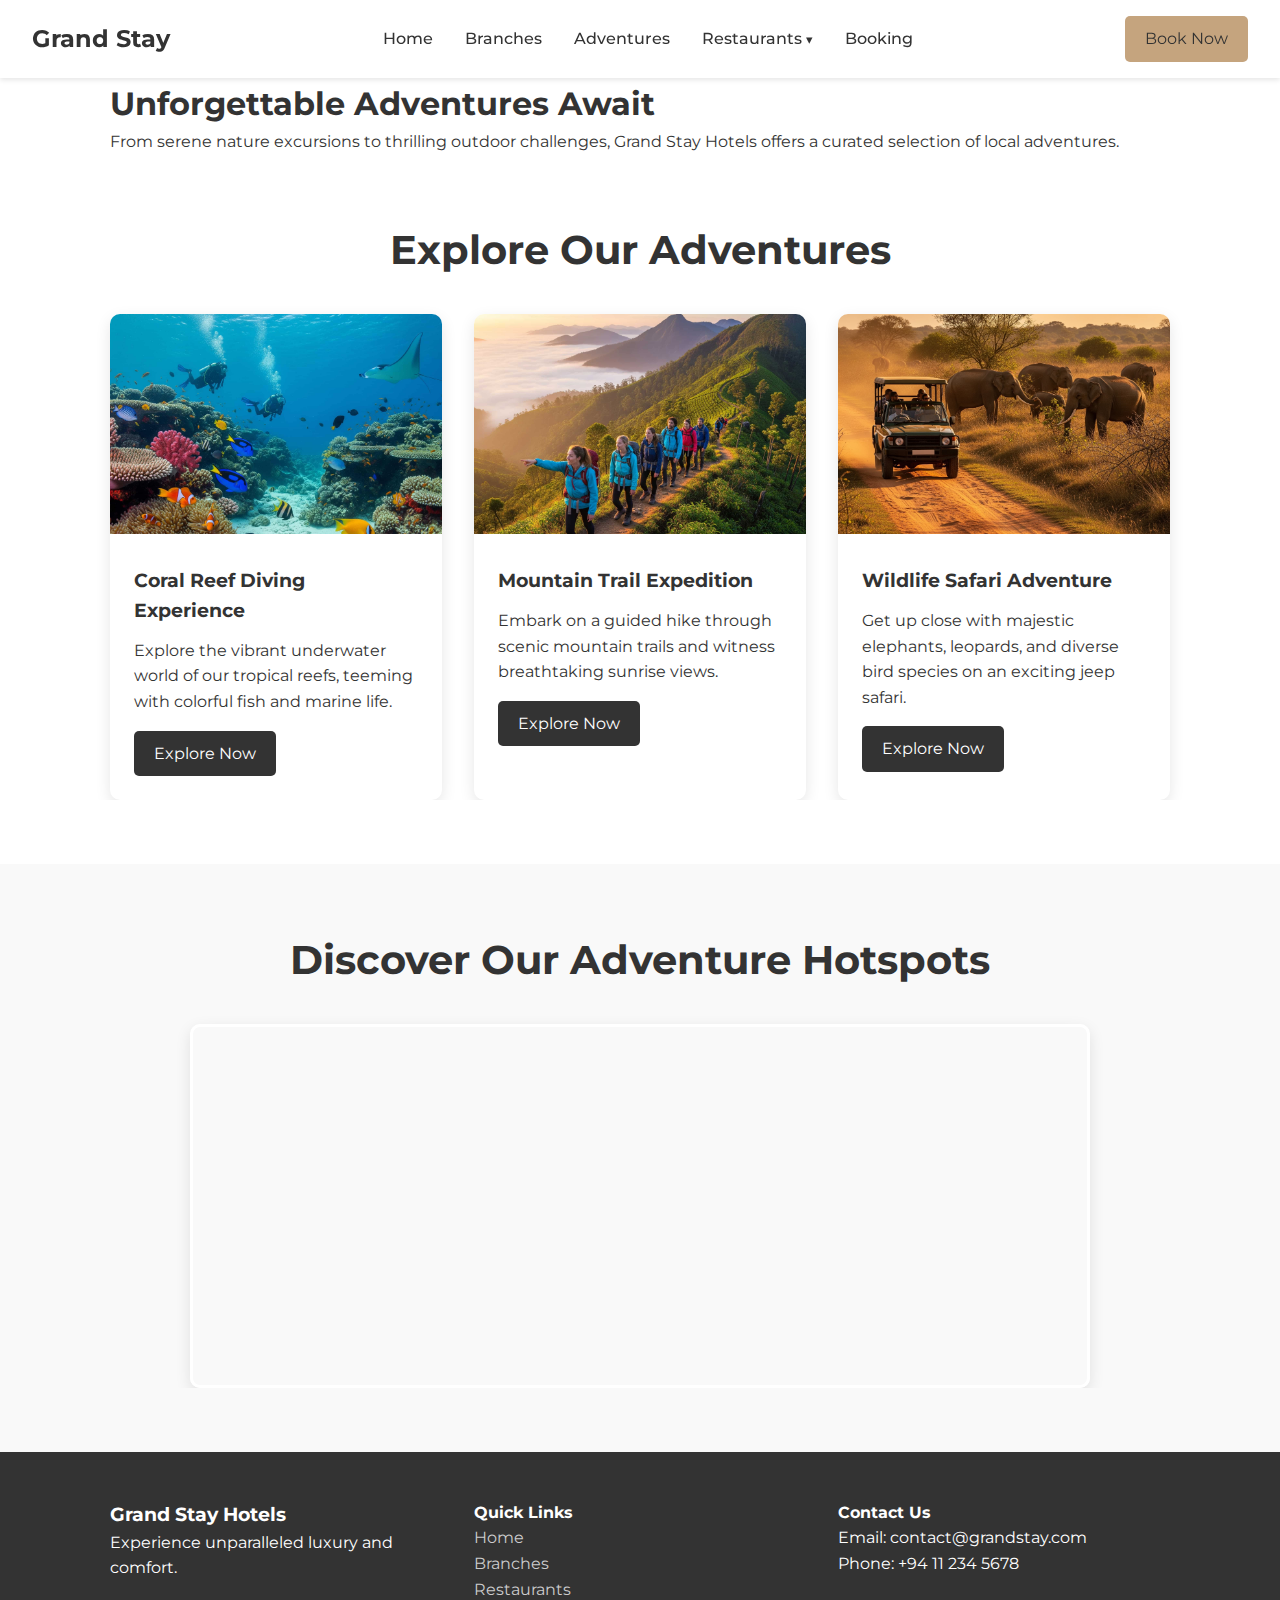
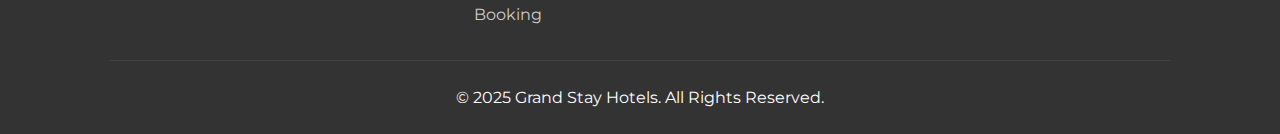
<file: adventures.html>
<!DOCTYPE html>
<html lang="en">
<head>
    <meta charset="UTF-8">
    <meta name="viewport" content="width=device-width, initial-scale=1.0">
    <title>Adventures - Grand Stay Hotels</title>
    <link rel="stylesheet" href="css/style.css">
    <link rel="stylesheet" href="css/Adventures.css">
</head>
<body>

    <header class="header">
        <nav class="navbar">
            <a href="index.html" class="logo">Grand Stay</a>
            
            <ul class="nav-links">
                <li><a href="index.html">Home</a></li>
                <li><a href="branches.html">Branches</a></li>
                <li><a href="adventures.html">Adventures</a></li>
                <li class="dropdown">
                    <a href="restaurants.html" class="dropbtn">Restaurants</a>
                    <div class="dropdown-content">
                        <a href="event1.html">Annual Gala</a>
                        <a href="event2.html">Summer Festival</a>
                    </div>
                </li>
                <li><a href="booking.html">Booking</a></li>
            </ul>

            <div class="hamburger-menu">
                <div class="bar"></div>
                <div class="bar"></div>
                <div class="bar"></div>
            </div>

            <div class="mobile-nav">
                <a href="index.html">Home</a>
                <a href="branches.html">Branches</a>
                <a href="adventures.html">Adventures</a>
                <a href="restaurants.html">Restaurants</a>
                <a href="event1.html" style="padding-left: 40px;">- Annual Gala</a>
                <a href="event2.html" style="padding-left: 40px;">- Summer Festival</a>
                <a href="booking.html">Booking</a>
            </div>

            <a href="booking.html" class="btn btn-primary nav-btn">Book Now</a>
        </nav>
    </header>

    <main>
        <section class="page-header">
            <div class="container">
                <h1>Unforgettable Adventures Await</h1>
                <p>From serene nature excursions to thrilling outdoor challenges, Grand Stay Hotels offers a curated selection of local adventures.</p>
            </div>
        </section>

        <section class="adventures section-padding">
            <div class="container">
                <h2 class="section-title">Explore Our Adventures</h2>
                <div class="adventures-grid">
                    <article class="adventure-card">
                        <img src="images/adventures/adventure-1-diving.jpg" alt="Scuba divers exploring a coral reef">
                        <div class="adventure-content">
                            <h3>Coral Reef Diving Experience</h3>
                            <p>Explore the vibrant underwater world of our tropical reefs, teeming with colorful fish and marine life.</p>
                           <a href="#" class="btn btn-secondary adventure-btn" data-adventure="diving">Explore Now</a>
                        </div>
                    </article>

                    <article class="adventure-card">
                        <img src="images/adventures/adventure-2-hiking.jpg" alt="Hikers on a mountain trail at sunrise">
                        <div class="adventure-content">
                            <h3>Mountain Trail Expedition</h3>
                            <p>Embark on a guided hike through scenic mountain trails and witness breathtaking sunrise views.</p>
                            <a href="#" class="btn btn-secondary adventure-btn" data-adventure="hiking">Explore Now</a>
                        </div>
                    </article>

                    <article class="adventure-card">
                        <img src="images/adventures/Adventure-3-Safari.jpg" alt="A safari jeep observing elephants in a national park">
                        <div class="adventure-content">
                            <h3>Wildlife Safari Adventure</h3>
                            <p>Get up close with majestic elephants, leopards, and diverse bird species on an exciting jeep safari.</p>
                            <a href="#" class="btn btn-secondary adventure-btn" data-adventure="safari">Explore Now</a>
                        </div>
                    </article>
                </div>
            </div>
        </section>

        <section class="adventure-map section-padding bg-light">
            <div class="container">
                <h2 class="section-title">Discover Our Adventure Hotspots</h2>
                <div class="map-container">
                    <iframe src="https://www.google.com/maps/embed?pb=!1m18!1m12!1m3!1d31736.176594976318!2d80.09843194048536!3d6.127731627824027!2m3!1f0!2f0!3f0!3m2!1i1024!2i768!4f13.1!3m3!1m2!1s0x3ae177fbcae7226d%3A0x373eeb50aad15308!2sHikkaduwa!5e0!3m2!1sen!2slk!4v1755836660672!5m2!1sen!2slk" width="900" height="350" style="border:0;" allowfullscreen="" loading="lazy" referrerpolicy="no-referrer-when-downgrade"></iframe>
                </div>
            </div>
        </section>
    </main>

    <div id="menu-menu-modal" class="modal-overlay">
        <div class="modal-content">
            <span class="close-btn">×</span>
            <h2 id="modal-title">Adventure Details</h2>
            <div id="modal-body">
                </div>
        </div>
    </div>

    <footer class="footer">
        <div class="container">
            <div class="footer-grid">
                <div class="footer-about">
                    <h3>Grand Stay Hotels</h3>
                    <p>Experience unparalleled luxury and comfort.</p>
                </div>
                <div class="footer-links">
                    <h4>Quick Links</h4>
                    <ul>
                        <li><a href="index.html">Home</a></li>
                        <li><a href="branches.html">Branches</a></li>
                        <li><a href="restaurants.html">Restaurants</a></li>
                        <li><a href="booking.html">Booking</a></li>
                    </ul>
                </div>
                <div class="footer-contact">
                    <h4>Contact Us</h4>
                    <p>Email: contact@grandstay.com</p>
                    <p>Phone: +94 11 234 5678</p>
                </div>
            </div>
            <div class="footer-bottom">
                <p>© 2025 Grand Stay Hotels. All Rights Reserved.</p>
            </div>
        </div>
    </footer>

    <script src="src/main.js"></script>

</body>
</html>
</file>
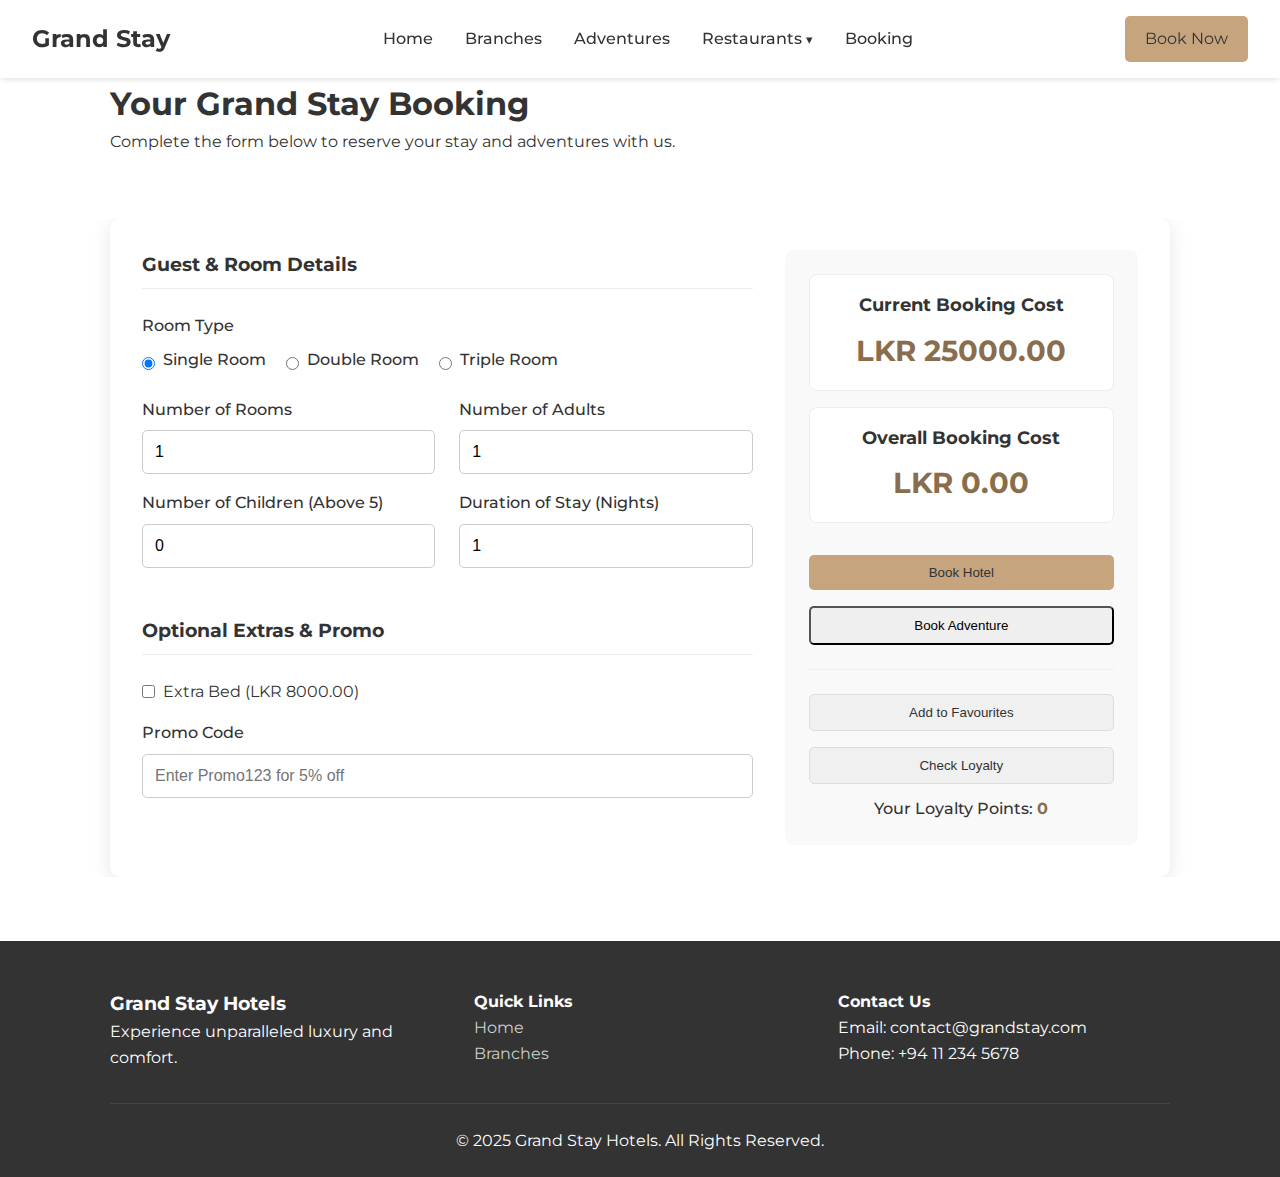
<file: booking.html>
<!DOCTYPE html>
<html lang="en">
<head>
    <meta charset="UTF-8">
    <meta name="viewport" content="width=device-width, initial-scale=1.0">
    <title>Booking - Grand Stay Hotels</title>
    <link rel="stylesheet" href="css/style.css">
    <link rel="stylesheet" href="css/Booking.css">
</head>
<body>

    <header class="header">
     <nav class="navbar">
    <a href="index.html" class="logo">Grand Stay</a>
    
    <ul class="nav-links">
        <li><a href="index.html">Home</a></li>
        <li><a href="branches.html">Branches</a></li>
        <li><a href="adventures.html">Adventures</a></li>
        <li class="dropdown">
            <a href="restaurants.html" class="dropbtn">Restaurants</a>
            <div class="dropdown-content">
                <a href="event1.html">Annual Gala</a>
                <a href="event2.html">Summer Festival</a>
            </div>
        </li>
        <li><a href="booking.html">Booking</a></li>
    </ul>

    <div class="hamburger-menu">
        <div class="bar"></div>
        <div class="bar"></div>
        <div class="bar"></div>
    </div>

    <div class="mobile-nav">
        <a href="index.html">Home</a>
        <a href="branches.html">Branches</a>
        <a href="adventures.html">Adventures</a>
        <a href="restaurants.html">Restaurants</a>
        <a href="event1.html" style="padding-left: 40px;">- Annual Gala</a>
        <a href="event2.html" style="padding-left: 40px;">- Summer Festival</a>
        <a href="booking.html">Booking</a>
    </div>

    <a href="booking.html" class="btn btn-primary nav-btn">Book Now</a>
</nav>
    </header>

    <main>
        <section class="page-header">
            <div class="container">
                <h1>Your Grand Stay Booking</h1>
                <p>Complete the form below to reserve your stay and adventures with us.</p>
            </div>
        </section>

        <section class="booking-section section-padding">
            <div class="container">
                <div class="booking-wrapper">
                    <div class="booking-form-container">
                        <form id="booking-form">
                            <div class="form-section">
                                <h3>Guest & Room Details</h3>
                                <div class="form-group">
                                    <label>Room Type</label>
                                    <div class="radio-group">
                                        <input type="radio" id="single-room" name="room-type" value="single" checked>
                                        <label for="single-room">Single Room</label>
                                        <input type="radio" id="double-room" name="room-type" value="double">
                                        <label for="double-room">Double Room</label>
                                        <input type="radio" id="triple-room" name="room-type" value="triple">
                                        <label for="triple-room">Triple Room</label>
                                    </div>
                                </div>
                                <div class="form-row">
                                    <div class="form-group">
                                        <label for="num-rooms">Number of Rooms</label>
                                        <input type="number" id="num-rooms" min="1" value="1">
                                    </div>
                                    <div class="form-group">
                                        <label for="num-adults">Number of Adults</label>
                                        <input type="number" id="num-adults" min="1" value="1">
                                    </div>
                                </div>
                                <div class="form-row">
                                     <div class="form-group">
                                        <label for="num-children">Number of Children (Above 5)</label>
                                        <input type="number" id="num-children" min="0" value="0">
                                    </div>
                                    <div class="form-group">
                                        <label for="duration">Duration of Stay (Nights)</label>
                                        <input type="number" id="duration" min="1" value="1">
                                    </div>
                                </div>
                            </div>

                            <div class="form-section">
                                <h3>Optional Extras & Promo</h3>
                                <div class="checkbox-group">
                                    <input type="checkbox" id="extra-bed" name="extra-bed">
                                    <label for="extra-bed">Extra Bed (LKR 8000.00)</label>
                                </div>
                                <div class="form-group">
                                    <label for="promo-code">Promo Code</label>
                                    <input type="text" id="promo-code" placeholder="Enter Promo123 for 5% off">
                                </div>
                            </div>
                        </form>
                    </div>

                    <div class="booking-summary-container">
                        <div class="cost-card">
                            <h3>Current Booking Cost</h3>
                            <p id="current-cost">LKR 0.00</p>
                        </div>
                        <div class="cost-card">
                            <h3>Overall Booking Cost</h3>
                            <p id="overall-cost">LKR 0.00</p>
                        </div>
                        <div class="action-buttons">
                           <button type="button" id="book-now-btn" class="btn btn-primary full-width">Book Hotel</button>
                           <button type="button" id="book-adventure-btn" class="btn btn-secondary full-width">Book Adventure</button>
                        </div>
                        <div class="advanced-features">
                            <button type="button" id="add-to-fav-btn" class="btn btn-tertiary full-width">Add to Favourites</button>
                            <div class="loyalty-section">
                                <button type="button" id="check-loyalty-btn" class="btn btn-tertiary full-width">Check Loyalty</button>
                                <p>Your Loyalty Points: <span id="loyalty-points-display">0</span></p>
                            </div>
                        </div>
                    </div>
                </div>
            </div>
        </section>
    </main>

    <footer class="footer">
        <div class="container">
            <div class="footer-grid">
                <div class="footer-about">
                    <h3>Grand Stay Hotels</h3>
                    <p>Experience unparalleled luxury and comfort.</p>
                </div>
                <div class="footer-links">
                    <h4>Quick Links</h4>
                    <ul>
                        <li><a href="index.html">Home</a></li>
                        <li><a href="branches.html">Branches</a></li>
                    </ul>
                </div>
                <div class="footer-contact">
                    <h4>Contact Us</h4>
                    <p>Email: contact@grandstay.com</p>
                    <p>Phone: +94 11 234 5678</p>
                </div>
            </div>
            <div class="footer-bottom">
                <p>&copy; 2025 Grand Stay Hotels. All Rights Reserved.</p>
            </div>
        </div>
    </footer>

    <script src="src/booking.js"></script>
    <script src="src/main.js"></script>
</body>
</html>
</file>
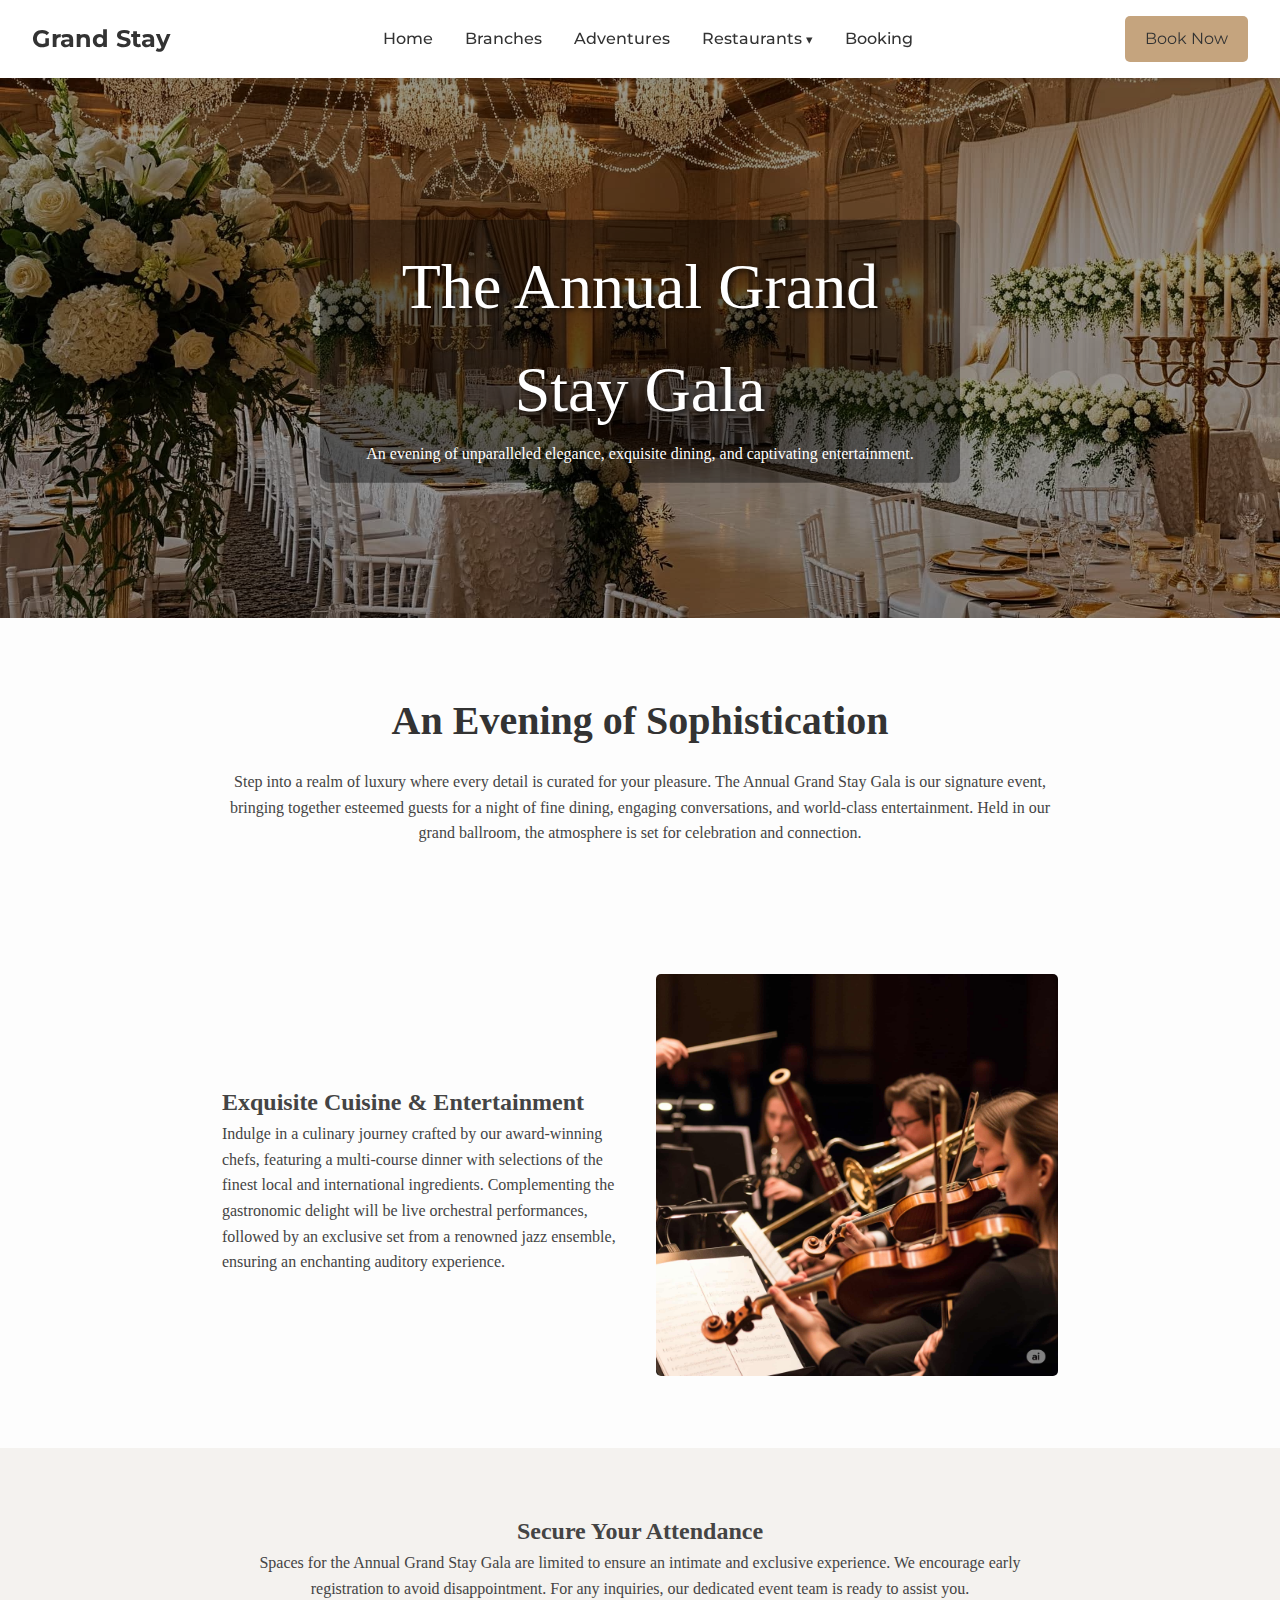
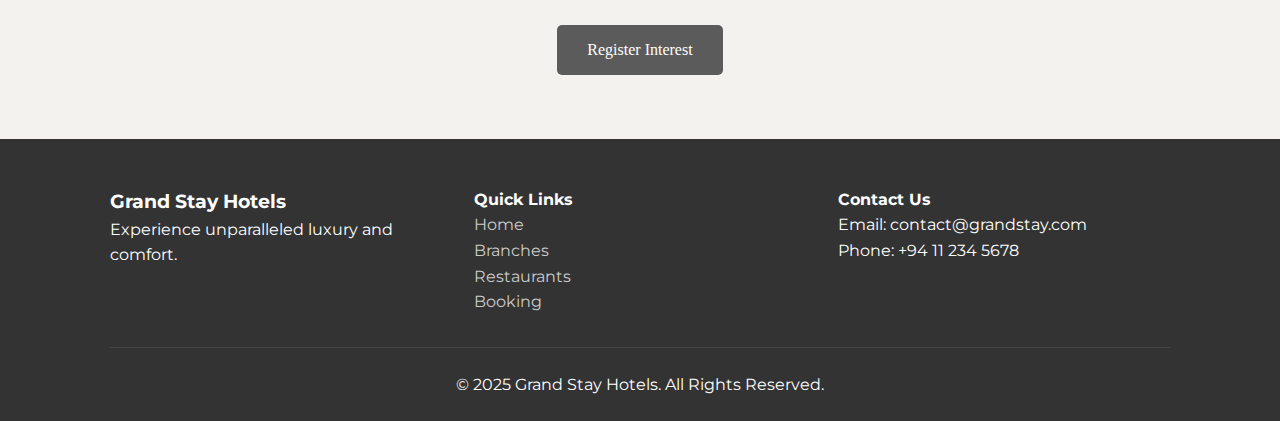
<file: event1.html>
<!DOCTYPE html>
<html lang="en">
<head>
    <meta charset="UTF-8">
    <meta name="viewport" content="width=device-width, initial-scale=1.0">
    <title>The Annual Grand Stay Gala</title>
    <link rel="stylesheet" href="css/style.css"> 
    <link rel="stylesheet" href="css/event1.css"> 
    
    </head>
<body>
    <header class="header">
       <nav class="navbar">
    <a href="index.html" class="logo">Grand Stay</a>
    
    <ul class="nav-links">
        <li><a href="index.html">Home</a></li>
        <li><a href="branches.html">Branches</a></li>
        <li><a href="adventures.html">Adventures</a></li>
        <li class="dropdown">
            <a href="restaurants.html" class="dropbtn">Restaurants</a>
            <div class="dropdown-content">
                <a href="event1.html">Annual Gala</a>
                <a href="event2.html">Summer Festival</a>
            </div>
        </li>
        <li><a href="booking.html">Booking</a></li>
    </ul>

    <div class="hamburger-menu">
        <div class="bar"></div>
        <div class="bar"></div>
        <div class="bar"></div>
    </div>

    <div class="mobile-nav">
        <a href="index.html">Home</a>
        <a href="branches.html">Branches</a>
        <a href="adventures.html">Adventures</a>
        <a href="restaurants.html">Restaurants</a>
        <a href="event1.html" style="padding-left: 40px;">- Annual Gala</a>
        <a href="event2.html" style="padding-left: 40px;">- Summer Festival</a>
        <a href="booking.html">Booking</a>
    </div>

    <a href="booking.html" class="btn btn-primary nav-btn">Book Now</a>
</nav>
    </header>
    <main id="event-page-content">
        <section class="event-banner">
            <img src="images/events/event-main-banner.jpg" alt="Luxury wedding setup in hotel ballroom" class="main-image">
            <div class="banner-text">
                <h1>The Annual Grand Stay Gala</h1>
                <p>An evening of unparalleled elegance, exquisite dining, and captivating entertainment.</p>
            </div>
        </section>

        <section class="event-details">
            <div class="event-container">
                <h2>An Evening of Sophistication</h2>
                <p>Step into a realm of luxury where every detail is curated for your pleasure. The Annual Grand Stay Gala is our signature event, bringing together esteemed guests for a night of fine dining, engaging conversations, and world-class entertainment. Held in our grand ballroom, the atmosphere is set for celebration and connection.</p>
            </div>
        </section>
        
        <section class="event-feature">
             <div class="event-container feature-grid">
                <div class="feature-text">
                    <h2>Exquisite Cuisine & Entertainment</h2>
                    <p>Indulge in a culinary journey crafted by our award-winning chefs, featuring a multi-course dinner with selections of the finest local and international ingredients. Complementing the gastronomic delight will be live orchestral performances, followed by an exclusive set from a renowned jazz ensemble, ensuring an enchanting auditory experience.</p>
                </div>
                <div class="feature-image">
                    <img src="images/events/event-secondary-image.jpg" alt="live orchestra playing at the event">
                </div>
            </div>
        </section>

        <section class="event-booking-info">
            <div class="event-container">
                <h2>Secure Your Attendance</h2>
                <p>Spaces for the Annual Grand Stay Gala are limited to ensure an intimate and exclusive experience. We encourage early registration to avoid disappointment. For any inquiries, our dedicated event team is ready to assist you.</p>
                 <a href="booking.html" class="event-btn">Register Interest</a>
            </div>
        </section>
    </main>
    <footer class="footer">
        <div class="container">
            <div class="footer-grid">
                <div class="footer-about">
                    <h3>Grand Stay Hotels</h3>
                    <p>Experience unparalleled luxury and comfort.</p>
                </div>
                <div class="footer-links">
                    <h4>Quick Links</h4>
                    <ul>
                        <li><a href="index.html">Home</a></li>
                        <li><a href="branches.html">Branches</a></li>
                        <li><a href="restaurants.html">Restaurants</a></li>
                        <li><a href="booking.html">Booking</a></li>
                    </ul>
                </div>
                <div class="footer-contact">
                    <h4>Contact Us</h4>
                    <p>Email: contact@grandstay.com</p>
                    <p>Phone: +94 11 234 5678</p>
                </div>
            </div>
            <div class="footer-bottom">
                <p>&copy; 2025 Grand Stay Hotels. All Rights Reserved.</p>
            </div>
        </div>
    </footer>

    <script src="src/main.js"></script>
</body>
</html>
</file>
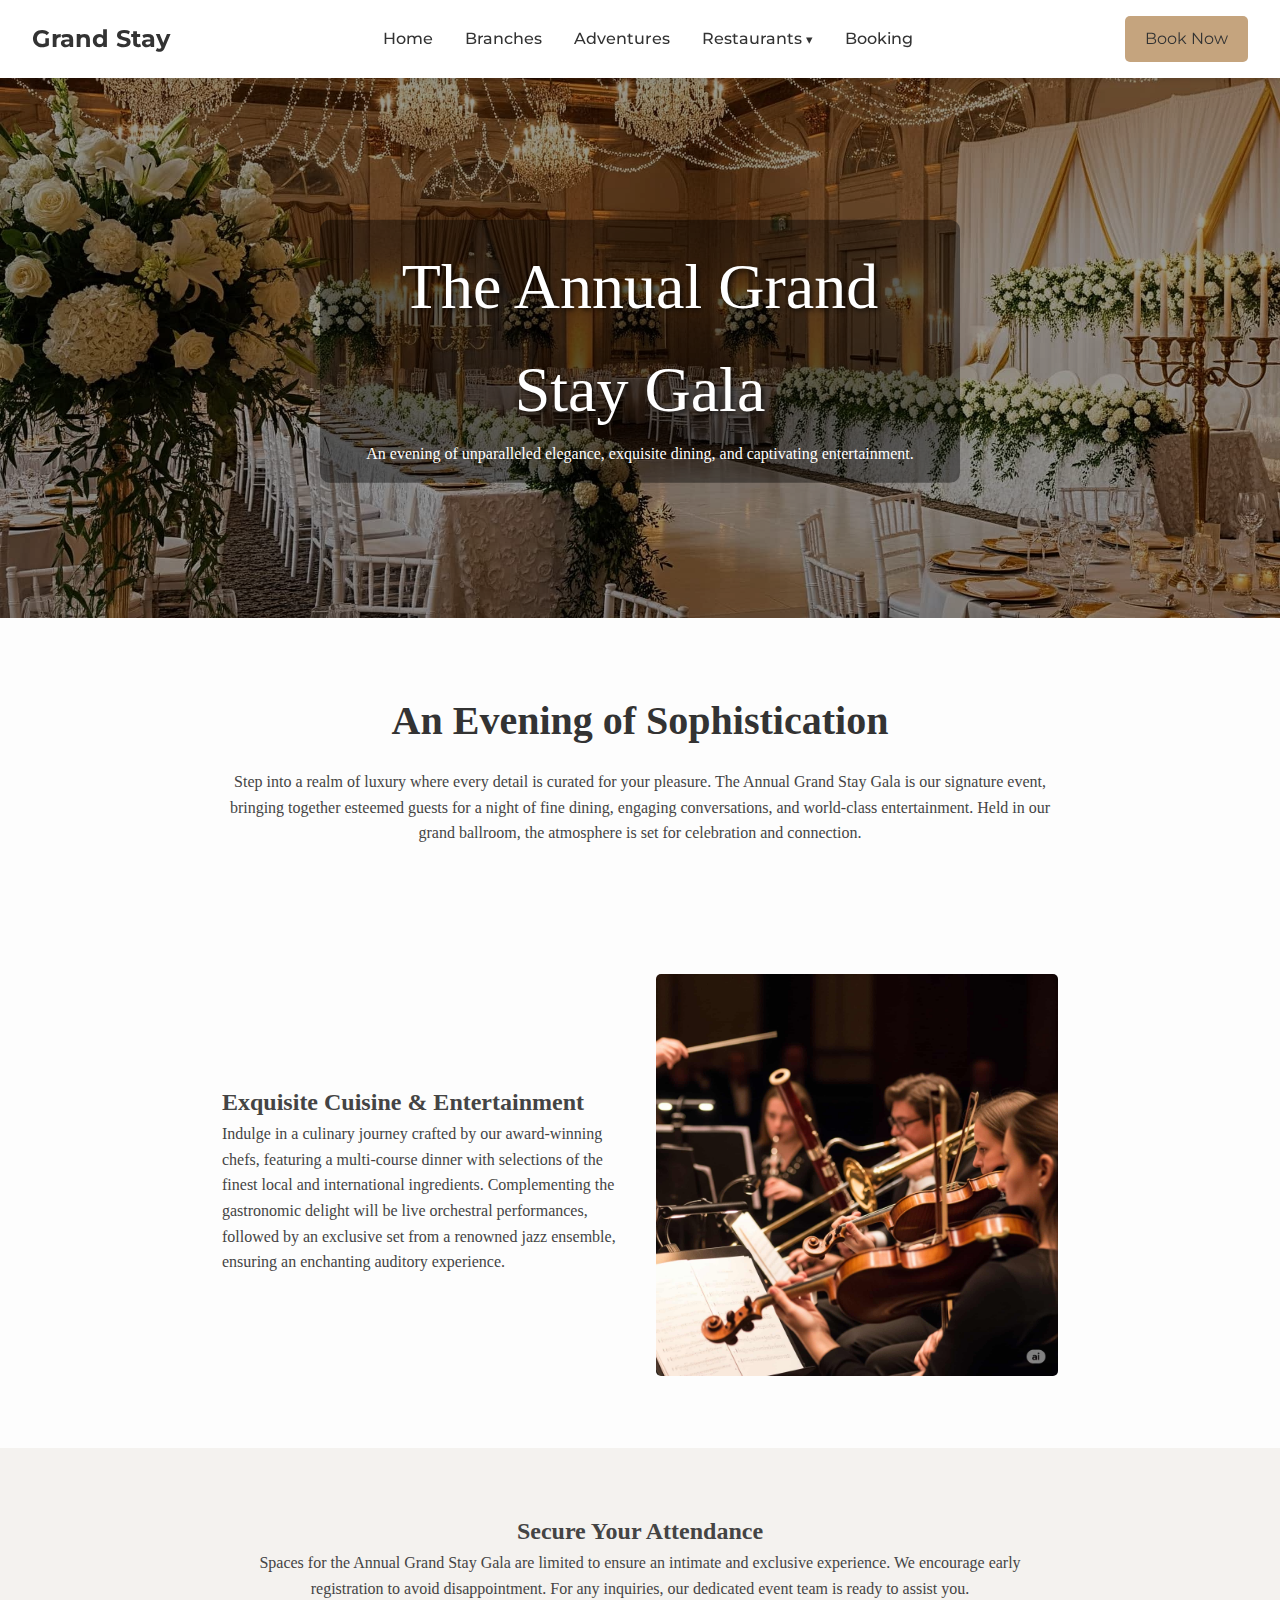
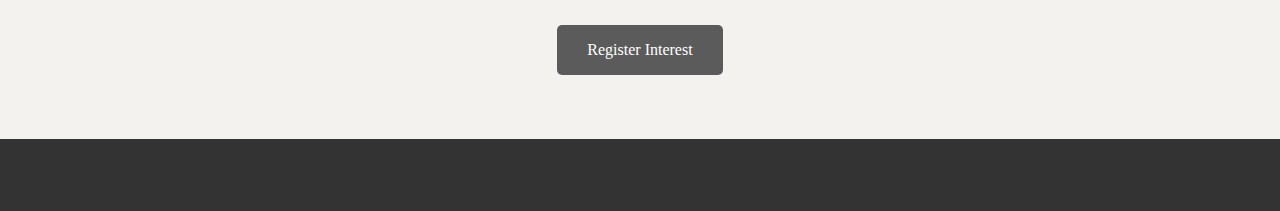
<file: event2.html>
<!DOCTYPE html>
<html lang="en">
<head>
    <meta charset="UTF-8">
    <meta name="viewport" content="width=device-width, initial-scale=1.0">
    <title>The Annual Grand Stay Gala</title>
    
    <link rel="stylesheet" href="css/style.css"> 
    <link rel="stylesheet" href="css/event1.css"> 
    
    </head>
<body>

    <header class="header">
       <nav class="navbar">
    <a href="index.html" class="logo">Grand Stay</a>
    
    <ul class="nav-links">
        <li><a href="index.html">Home</a></li>
        <li><a href="branches.html">Branches</a></li>
        <li><a href="adventures.html">Adventures</a></li>
        <li class="dropdown">
            <a href="restaurants.html" class="dropbtn">Restaurants</a>
            <div class="dropdown-content">
                <a href="event1.html">Annual Gala</a>
                <a href="event2.html">Summer Festival</a>
            </div>
        </li>
        <li><a href="booking.html">Booking</a></li>
    </ul>

    <div class="hamburger-menu">
        <div class="bar"></div>
        <div class="bar"></div>
        <div class="bar"></div>
    </div>

    <div class="mobile-nav">
        <a href="index.html">Home</a>
        <a href="branches.html">Branches</a>
        <a href="adventures.html">Adventures</a>
        <a href="restaurants.html">Restaurants</a>
        <a href="event1.html" style="padding-left: 40px;">- Annual Gala</a>
        <a href="event2.html" style="padding-left: 40px;">- Summer Festival</a>
        <a href="booking.html">Booking</a>
    </div>

    <a href="booking.html" class="btn btn-primary nav-btn">Book Now</a>
</nav>
    </header>

    <main id="event-page-content">
        <section class="event-banner">
            <img src="images/events/event-main-banner.jpg" alt="Luxury wedding setup in hotel ballroom" class="main-image">
            <div class="banner-text">
                <h1>The Annual Grand Stay Gala</h1>
                <p>An evening of unparalleled elegance, exquisite dining, and captivating entertainment.</p>
            </div>
        </section>

        <section class="event-details">
            <div class="event-container">
                <h2>An Evening of Sophistication</h2>
                <p>Step into a realm of luxury where every detail is curated for your pleasure. The Annual Grand Stay Gala is our signature event, bringing together esteemed guests for a night of fine dining, engaging conversations, and world-class entertainment. Held in our grand ballroom, the atmosphere is set for celebration and connection.</p>
            </div>
        </section>
        
        <section class="event-feature">
             <div class="event-container feature-grid">
                <div class="feature-text">
                    <h2>Exquisite Cuisine & Entertainment</h2>
                    <p>Indulge in a culinary journey crafted by our award-winning chefs, featuring a multi-course dinner with selections of the finest local and international ingredients. Complementing the gastronomic delight will be live orchestral performances, followed by an exclusive set from a renowned jazz ensemble, ensuring an enchanting auditory experience.</p>
                </div>
                <div class="feature-image">
                     <img src="images/events/event-secondary-image.jpg" alt="live orchestra playing at the event">
                </div>
            </div>
        </section>

        <section class="event-booking-info">
            <div class="event-container">
                <h2>Secure Your Attendance</h2>
                <p>Spaces for the Annual Grand Stay Gala are limited to ensure an intimate and exclusive experience. We encourage early registration to avoid disappointment. For any inquiries, our dedicated event team is ready to assist you.</p>
                 <a href="booking.html" class="event-btn">Register Interest</a>
            </div>
        </section>
    </main>

    <footer class="footer">
        </footer>
     <script src="src/main.js"></script>
</body>
</html>
</file>
<file: css/style.css>
@import url('https://fonts.googleapis.com/css2?family=Montserrat:wght@400;500;700&display=swap');
:root {
    --primary-color: #333;
    --secondary-color: #f4f4f4;
    --accent-color: #c5a47e;
    --text-color:  #333;
    --bg-light: #f9f9f9;
    --font-family: 'Montserrat', sans-serif;
}
*{
    margin: 0;
    padding: 0;
    box-sizing: border-box;
}

body {
    font-family: var(--font-family);
    line-height: 1.6;
    color: var(--text-color);
}

.container {
    max-width: 1100px;
    margin: auto;
    overflow: hidden;
    padding: 0 20px;
}

.header {
    background: #fff;
    box-shadow: 0 2px 5px rgba(0,0,0,0.1);
    position: sticky;
    top: 0;
    width: 100%;
    z-index: 1000;
}

.navbar {
    display: flex;
    justify-content: space-between;
    align-items: center;
    padding: 1rem 2rem;
}

.logo {
    font-size: 1.5rem;
    font-weight: 700;
    color: var(--primary-color);
    text-decoration: none;
}

.nav-links {
    list-style: none;
    display: flex;
}

.nav-links li {
    padding: 0 1rem;
}

.nav-links a {
    text-decoration: none;
    color: var(--text-color);
    font-weight: 500;
    transition: color 0.3s ease;
}

.nav-links a:hover, .nav-links a.active {
    color: #8a6d4d;
}
.btn {
    display: inline-block;
    padding: 10px 20px;
    border-radius: 5px;
    text-decoration: none;
    text-align: center;
    transition: background-color 0.3s ease;
}

.btn-primary {
    background: var(--accent-color);
    color: #333;
    border: none;
}

.btn-primary:hover {
    background: #b38f69;
}

.hero {
    height: 60vh;
    background: linear-gradient(rgba(0, 0, 0, 0.5), rgba(0, 0, 0, 0.5)), url('../images/general/hero-banner.jpg') no-repeat center center/cover;
    color: #fff;
    display: flex;
    justify-content: center;
    align-items: center;
    text-align: center;
}

.hero-content h1 {
    font-size: 3rem;
    margin-bottom: 1rem;
}
.section-padding {
    padding: 4rem 0;
}

.bg-light {
    background: var(--bg-light);
}

.section-title {
    text-align: center;
    font-size: 2.5rem;
    margin-bottom: 2rem;
}
.about-content {
    display: flex;
    align-items: center;
    gap: 2rem;
}

.about-image, .about-text {
    flex: 1;
}

.about-image img {
    width: 100%;
    border-radius: 10px;
}

.services-grid {
    display: grid;
    grid-template-columns: repeat(3, 1fr);
    gap: 1.5rem;
    text-align: center;
}

.service-item {
    background: #fff;
    padding: 2rem;
    border-radius: 10px;
    box-shadow: 0 2px 10px rgba(0,0,0,0.08);
}

.offer-content {
    display: flex;
    align-items: center;
    gap: 2rem;
}

.offer-text, .offer-image {
    flex: 1;
}

.offer-image img {
    width: 100%;
    border-radius: 10px;
}
@media (min-width: 769px) {

    .nav-links .dropdown {
        position: relative;
        display: inline-block;
    }
    .dropdown-content {
        display: none; 
        position: absolute;
        background-color: #f9f9f9;
        min-width: 160px;
        box-shadow: 0px 8px 16px 0px rgba(0,0,0,0.2);
        z-index: 1001; 
        border-radius: 5px;
    }

    .dropdown-content a {
        color: var(--text-color);
        padding: 12px 16px;
        text-decoration: none;
        display: block; 
        text-align: left;
    }
    .dropdown-content a:hover {
        background-color: #f1f1f1;
        color: var(--accent-color);
    }
    .dropdown:hover .dropdown-content {
        display: block;
    }
    .dropdown > a::after {
        content: ' ▾';
        font-size: 0.8em;
    }
}

/* Footer */
.footer {
    background: var(--primary-color);
    color: #fff;
    padding: 3rem 0 1.5rem;
}

.footer-grid {
    display: grid;
    grid-template-columns: repeat(3, 1fr);
    gap: 2rem;
    margin-bottom: 2rem;
}

.footer-links ul {
    list-style: none;
}

.footer-links a {
    color: #ccc;
    text-decoration: none;
}

.footer-bottom {
    text-align: center;
    border-top: 1px solid #444;
    padding-top: 1.5rem;
}
.modal-overlay {
    position: fixed; 
    z-index: 1001; 
    left: 0;
    top: 0;
    width: 100%;
    height: 100%;
    background-color: rgba(0, 0, 0, 0.7); 
    display: none; 
    justify-content: center;
    align-items: center;
}

.modal-content {
    background-color: #fff;
    padding: 2rem;
    border-radius: 10px;
    width: 90%;
    max-width: 500px;
    position: relative;
    animation: slideIn 0.5s ease-out;
}

.close-btn {
    color: #aaa;
    position: absolute;
    top: 10px;
    right: 20px;
    font-size: 28px;
    font-weight: bold;
    cursor: pointer;
}

.close-btn:hover {
    color: #000;
}
#modal-title {
    margin-bottom: 1.5rem;
    border-bottom: 1px solid #eee;
    padding-bottom: 0.5rem;
}

#modal-body ul {
    list-style: none;
    padding: 0;
}

#modal-body li {
    padding: 8px 0;
    border-bottom: 1px solid #f0f0f0;
}
.modal-overlay.active {
    display: flex;
}

@keyframes slideIn {
    from {
        transform: translateY(-50px);
        opacity: 0;
    }
    to {
        transform: translateY(0);
        opacity: 1;
    }
}
.hamburger-menu {
    display: none; 
    cursor: pointer;
}

.hamburger-menu .bar {
    width: 25px;
    height: 3px;
    background-color: var(--primary-color);
    margin: 5px 0;
    transition: 0.4s;
}

.mobile-nav {
    display: none; 
    position: fixed;
    top: 60px; 
    left: 0;
    width: 100%;
    background-color: #fff;
    box-shadow: 0 4px 8px rgba(0,0,0,0.1);
    text-align: center;
}

.mobile-nav a {
    display: block;
    padding: 15px 0;
    color: var(--primary-color);
    text-decoration: none;
    border-bottom: 1px solid #f0f0f0;
}

.mobile-nav a:hover {
    background-color: var(--bg-light);
}

.mobile-nav.active {
    display: block;
}


.hamburger-menu.active .bar:nth-child(1) {
    transform: rotate(-45deg) translate(-5px, 6px);
}
.hamburger-menu.active .bar:nth-child(2) {
    opacity: 0;
}
.hamburger-menu.active .bar:nth-child(3) {
    transform: rotate(45deg) translate(-5px, -6px);
}

@media (max-width: 768px) {
    .nav-links {
        display: none;
    }

    .hamburger-menu {
        display: block; 
    }
    .nav-btn {
        display: none; 
    }
    
}
</file>
<file: css/Adventures.css>
.adventures-grid {
    display: grid;
    grid-template-columns: repeat(3, 1fr);
    gap: 2rem;
}

.adventure-card {
    background: #fff;
    border-radius: 10px;
    box-shadow: 0 5px 15px rgba(0,0,0,0.1);
    overflow: hidden;
    transition: transform 0.3s ease;
}

.adventure-card:hover {
    transform: translateY(-10px);
}

.adventure-card img {
    width: 100%;
    height: 220px;
    object-fit: cover;
}

.adventure-content {
    padding: 1.5rem;
}

.adventure-content h3 {
    margin-bottom: 0.75rem;
    color: var(--primary-color);
}

.adventure-content p {
    margin-bottom: 1rem;
}

.btn-secondary {
    background-color: var(--primary-color);
    color: #fff;
}

.btn-secondary:hover {
    background-color: #000;
}

.map-container {
    width: 100%;
    max-width: 900px;
    margin: 1rem auto 0;
    border: 3px solid #fff;
    border-radius: 10px;
    box-shadow: 0 5px 15px rgba(0,0,0,0.1);
}

.map-container img {
    width: 100%;
    border-radius: 7px;
    display: block;
}
@media (max-width: 768px) {
    .adventures-grid {
        grid-template-columns: 1fr 1fr;
    }
}

@media (max-width: 480px) {
    .adventures-grid {
        grid-template-columns: 1fr;
    }
}
</file>
<file: css/Booking.css>
.booking-wrapper {
    display: flex;
    flex-wrap: wrap; 
    gap: 2rem;
    background: #fff;
    padding: 2rem;
    border-radius: 10px;
    box-shadow: 0 5px 20px rgba(0,0,0,0.1);
}

.booking-form-container {
    flex: 2;
    min-width: 300px; 
}

.booking-summary-container {
    flex: 1;
    min-width: 280px; 
    background: var(--bg-light);
    padding: 1.5rem;
    border-radius: 8px;
}

.form-section {
    margin-bottom: 2rem;
}

.form-section h3 {
    margin-bottom: 1.5rem;
    border-bottom: 1px solid #eee;
    padding-bottom: 0.5rem;
    color: var(--primary-color);
}

.form-row {
    display: flex;
    gap: 1.5rem;
}

.form-group {
    margin-bottom: 1rem;
    flex: 1;
}

.form-group label {
    display: block;
    margin-bottom: 0.5rem;
    font-weight: 500;
}

.form-group input[type="text"],
.form-group input[type="number"] {
    width: 100%;
    padding: 12px;
    border: 1px solid #ccc;
    border-radius: 5px;
    font-size: 1rem;
}
.radio-group, .checkbox-group {
    margin-bottom: 1rem;
    display: flex;
    align-items: center;
    flex-wrap: wrap;
}

.radio-group input, .checkbox-group input {
    margin-right: 8px;
}

.radio-group label, .checkbox-group label {
    margin-right: 20px;
}
.cost-card {
    background: #fff;
    padding: 1rem;
    border-radius: 8px;
    text-align: center;
    margin-bottom: 1rem;
    border: 1px solid #eee;
}

.cost-card h3 {
    margin-bottom: 0.5rem;
    font-size: 1.1rem;
}

.cost-card p {
    font-size: 1.8rem;
    font-weight: 700;
    color: #8a6d4d;
}
.action-buttons button {
    margin-top: 1rem;
}

.full-width {
    width: 100%;
}
.advanced-features {
    margin-top: 1.5rem;
    padding-top: 1.5rem;
    border-top: 1px solid #eee;
}

.loyalty-section {
    margin-top: 1rem;
    text-align: center;
}

.loyalty-section p {
    margin-top: 0.75rem;
    font-weight: 500;
}

#loyalty-points-display {
    font-weight: 700;
    color: #8a6d4d;
}

.btn-tertiary {
    background-color: #f0f0f0;
    color: #333;
    border: 1px solid #ddd;
}

.btn-tertiary:hover {
    background-color: #e0e0e0;
}
@media (max-width: 768px) {
    .booking-wrapper {
        flex-direction: column;
    }
    .form-row {
        flex-direction: column;
        gap: 0;
    }
}

@media (max-width: 480px) {
    .radio-group {
        flex-direction: column;
        align-items: flex-start;
    }
}
</file>
<file: css/event1.css>
#event-page-content {
    font-family: 'Garamond', serif;
    background-color: #fdfdfd;
    color: #444;
}

.event-banner {
    position: relative;
    text-align: center;
    color: white;
}

.event-banner .main-image {
    width: 100%;
    height: 60vh;
    object-fit: cover;
    filter: brightness(0.6);
}

.banner-text {
    position: absolute;
    top: 50%;
    left: 50%;
    transform: translate(-50%, -50%);
    background-color: rgba(0, 0, 0, 0.4);
    padding: 1rem 2rem; 
    border-radius: 10px; 
}

.banner-text h1 {
    font-size: 4rem;
    font-weight: 300;
    text-shadow: 2px 2px 5px rgba(0,0,0,0.7);
    animation: fadeInDown 1.5s ease-out;
}

.event-container {
    max-width: 900px;
    margin: auto;
    padding: 4rem 2rem;
    text-align: center;
}

.event-details h2 {
    font-size: 2.5rem;
    margin-bottom: 1rem;
    color: #333;
}

.feature-grid {
    display: flex;
    align-items: center;
    gap: 2rem;
    text-align: left;
}
.feature-text, .feature-image { flex: 1; }
.feature-image img { width: 100%; border-radius: 5px; }

.event-booking-info {
    background-color: #f4f2ef;
}

.event-btn {
    display: inline-block;
    margin-top: 1.5rem;
    padding: 12px 30px;
    background-color: #5C5B5B;
    color: white;
    text-decoration: none;
    border-radius: 5px;
    transition: background-color 0.3s;
}

.event-btn:hover {
    background-color: #333;
}


@keyframes fadeInDown {
    from {
        opacity: 0;
        transform: translate(-50%, -70%);
    }
    to {
        opacity: 1;
        transform: translate(-50%, -50%);
    }
}
</file>
